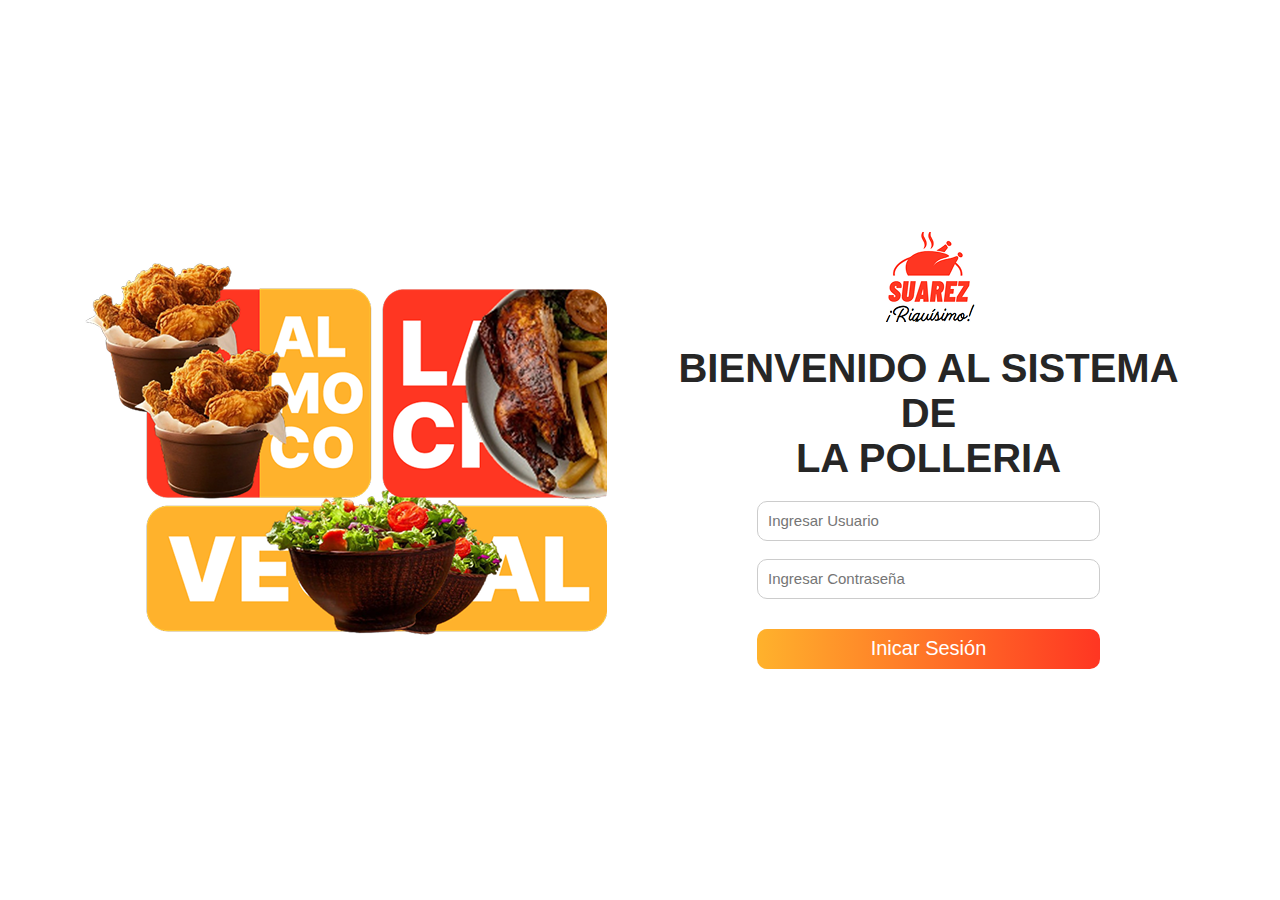
<file: index.html>
<!DOCTYPE html>
<html lang="es-pe">
<head>
    <meta charset="UTF-8">
    <meta name="viewport" content="width=device-width, initial-scale=1.0">
    <title>Login</title>
    <link rel="stylesheet" href="assets/css/index.css">
</head>
<body>
    <section class="login">
            <div class="banner">
                <img src="assets/img/banner.png" alt="banner">
            </div>
            <div class="form">
                <div class="form_logo">
                    <img src="assets/img/logo.png" alt="logo">
                </div>
                <div class="form_title">
                    <h1>BIENVENIDO AL SISTEMA DE <br> LA POLLERIA</h1>
                </div>
                <div class="form_campos">
                    <form action="" id="loginForm">
                        <section class="input_form">
                            <input type="text" placeholder="Ingresar Usuario">
                        </section><br>
                        <section class="input_form">
                            <input type="password" placeholder="Ingresar Contraseña">
                        </section>
                        <section class="input_submit">
                            <input type="submit" value="Inicar Sesión" id="btnIniciar">
                        </section>
                    </form>
                </div>
            </div>
    </section>
    <script>
        document.getElementById("loginForm").addEventListener("submit", function(event) {
            event.preventDefault(); // Detiene el envío del formulario
            window.location.href = "pages/dashboard.html"; // Redirige a la nueva página
        });
    </script>
</body>
</html>
</file>
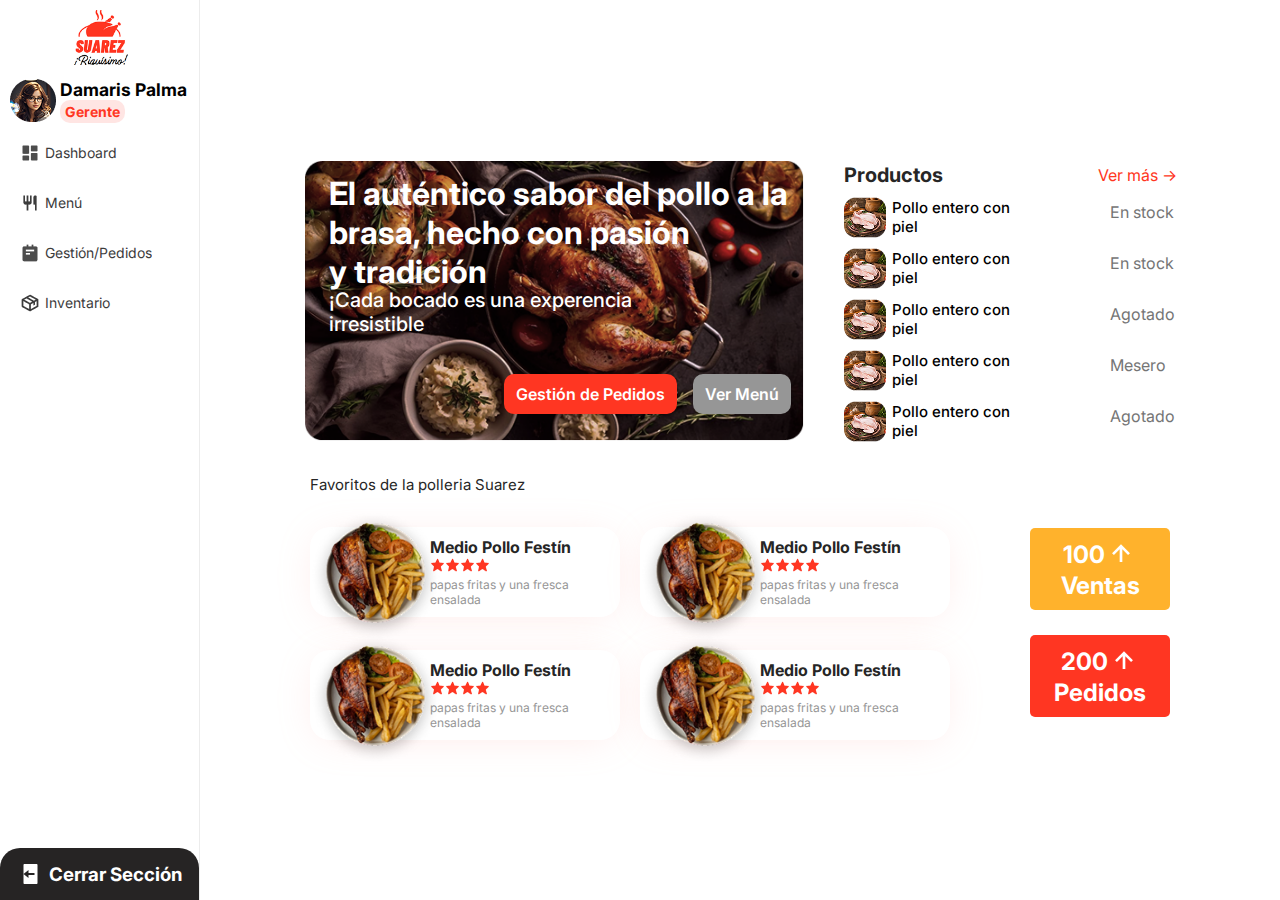
<file: pages/dashboard.html>
<!DOCTYPE html>
<html lang="es-pe">
<head>
    <meta charset="UTF-8">
    <meta name="viewport" content="width=device-width, initial-scale=1.0">
    <title>Dashboard</title>
    <link rel="stylesheet" href="../assets/css/global.css">
    <link rel="stylesheet" href="../assets/css/dashboard.css">
    <link rel="stylesheet" href="../assets/css/sidebar.css">
</head>

<body>
    <main>
        <section class="sidebar" id="sidebar">
        
        </section>

        <section class="nav-bar-mobile">
            <img src="../assets/img/logo.png" alt="Logo">
            <img class="icono-nav" id="mostrar-menu" src="../assets/img/bx-menu-alt-right.svg.png" alt="Menú">
        </section>
        
        <ul class="nav-links" id="nav-links">
            <li><a href="./dashboard.html">Dashboard</a></li>
            <li><a href="./menu.html">Menú</a></li>
            <li><a href="./gestion_de_pedidos.html">Gestión/Pedidos</a></li>
            <li><a href="./inventario.html">Inventario</a></li>
        </ul>
        
        

        <article class="contenido">
            <div class="dashboard-contenido-superior">
                <div class="dashboard-banner">
                    <img src="../assets/img/dashboard-banner.png" alt="dashboard-banner">
                    <h2>El auténtico sabor del pollo a la brasa, hecho con pasión <br> y tradición</h2>
                    <h3>¡Cada bocado es una experencia <br> irresistible</h3>
                    <div class="banner-botones">
                        <a href="../pages/gestion_de_pedidos.html" class="boton-pedidos">Gestión de Pedidos</a>
                        <a href="../pages/menu.html" class="boton-menu">Ver Menú</a>
                    </div>
                </div>
                <div class="dashboard-personal">
                    <div class="personal-titulo">
                        <h3>Productos</h3>
                        <a href="../pages/inventario.html">Ver más -></a>
                    </div>
                    <div class="personal-descripcion">
                        <div class="descripcion-nombre">
                            <img src="../assets/img/inventario/producto.png" alt="">
                            <h3>Pollo entero con <br> piel</h3>
                        </div>
                        <div class="descripcion-rol">
                            <p>En stock</p>
                        </div>
                    </div>
                    <div class="personal-descripcion">
                        <div class="descripcion-nombre">
                            <img src="../assets/img/inventario/producto.png" alt="">
                            <h3>Pollo entero con <br> piel</h3>
                        </div>
                        <div class="descripcion-rol">
                            <p>En stock</p>
                        </div>
                    </div>
                    <div class="personal-descripcion">
                        <div class="descripcion-nombre">
                            <img src="../assets/img/inventario/producto.png" alt="">
                            <h3>Pollo entero con <br> piel</h3>
                        </div>
                        <div class="descripcion-rol">
                            <p>Agotado</p>
                        </div>
                    </div>
                    <div class="personal-descripcion">
                        <div class="descripcion-nombre">
                            <img src="../assets/img/inventario/producto.png" alt="">
                            <h3>Pollo entero con <br> piel</h3>
                        </div>
                        <div class="descripcion-rol">
                            <p>Mesero</p>
                        </div>
                    </div>
                    <div class="personal-descripcion">
                        <div class="descripcion-nombre">
                            <img src="../assets/img/inventario/producto.png" alt="">
                            <h3>Pollo entero con <br> piel</h3>
                        </div>
                        <div class="descripcion-rol">
                            <p>Agotado</p>
                        </div>
                    </div>
                </div>
            </div>

            <div class="dashboard-contenido-inferior">
                <div class="dashboard-pedidos">
                    <h2>Favoritos de la polleria Suarez</h2>
                    <div class="pedidos">
                        <div class="pedidos-card">
                            <img class="img-pedidos" src="../assets/img/dashboard-pedido.png" alt="dashboard-pedido">
                            <div class="card-descripcion">
                                <h3>Medio Pollo Festín</h3>
                                <img src="../assets/img/estrellas.png" alt="estrellas">
                                <p>papas fritas y una fresca ensalada</p>
                            </div>
                        </div>
                        <div class="pedidos-card">
                            <img class="img-pedidos" src="../assets/img/dashboard-pedido.png" alt="dashboard-pedido">
                            <div class="card-descripcion">
                                <h3>Medio Pollo Festín</h3>
                                <img src="../assets/img/estrellas.png" alt="estrellas">
                                <p>papas fritas y una fresca ensalada</p>
                            </div>
                        </div>
                    </div>
                    <div class="pedidos">
                        <div class="pedidos-card">
                            <img class="img-pedidos" src="../assets/img/dashboard-pedido.png" alt="dashboard-pedido">
                            <div class="card-descripcion">
                                <h3>Medio Pollo Festín</h3>
                                <img src="../assets/img/estrellas.png" alt="estrellas">
                                <p>papas fritas y una fresca ensalada</p>
                            </div>
                        </div>
                        <div class="pedidos-card">
                            <img class="img-pedidos" src="../assets/img/dashboard-pedido.png" alt="dashboard-pedido">
                            <div class="card-descripcion">
                                <h3>Medio Pollo Festín</h3>
                                <img src="../assets/img/estrellas.png" alt="estrellas">
                                <p>papas fritas y una fresca ensalada</p>
                            </div>
                        </div>
                    </div>
                </div>
                <div class="dashboard-estadisticas">
                    <div class="estadisticas-ventas">
                        <div class="numeral">
                            <h2>100</h2>
                            <svg width="32" height="33" viewBox="0 0 32 33" fill="none"
                                xmlns="http://www.w3.org/2000/svg">
                                <path
                                    d="M14.6665 11.3086V24.0899H17.3331V11.3086L23.0571 17.0326L24.9425 15.1473L15.9998 6.20459L7.05713 15.1473L8.94246 17.0326L14.6665 11.3086Z"
                                    fill="white" />
                            </svg>
                        </div>
                        <h2>Ventas</h2>
                    </div>
                    <div class="estadisticas-pedidos">
                        <div class="numeral">
                            <h2>200</h2>
                            <svg width="32" height="33" viewBox="0 0 32 33" fill="none"
                                xmlns="http://www.w3.org/2000/svg">
                                <path
                                    d="M14.6665 11.3086V24.0899H17.3331V11.3086L23.0571 17.0326L24.9425 15.1473L15.9998 6.20459L7.05713 15.1473L8.94246 17.0326L14.6665 11.3086Z"
                                    fill="white" />
                            </svg>
                        </div>
                        <h2>Pedidos</h2>
                    </div>
                </div>
            </div>
        </article>
    </main>
    <script src="../assets/js/mostrar_menu.js"></script>
    <script type="module" src="../javascript/render_sidebar.js"></script>
    <script type="module" src="../javascript/render_enlaces.js"></script>
</body>

</html>
</file>
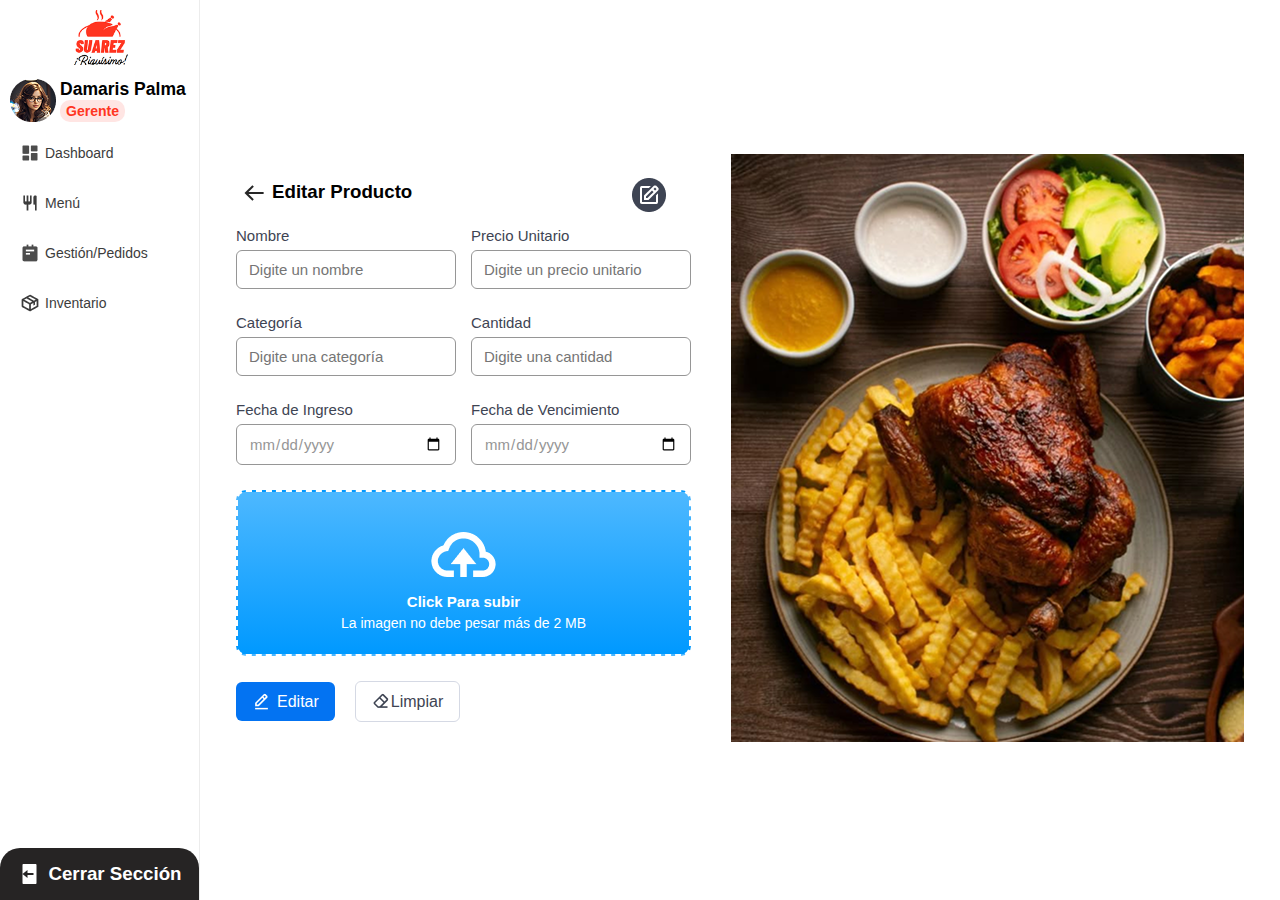
<file: pages/editar.html>
<!DOCTYPE html>
<html lang="es-pe">
<head>
    <meta charset="UTF-8">
    <meta name="viewport" content="width=device-width, initial-scale=1.0">
    <title>Registrar producto</title>
    <link rel="stylesheet" href="../assets/css/sidebar.css">
    <link rel="stylesheet" href="../assets/css/global.css">
    <link rel="stylesheet" href="../assets/css/registrar.css">
</head>
<body>
    <main>
        <aside class="sidebar" id="sidebar">

        </aside>
        <article class="contenido-registrar">
            <section class="contenido-formulario">
                <div class="registrar-titulo">
                    <div class="nombre">
                        <a href="../pages/inventario.html"><img src="../assets/img/registrar/bx-arrow-back.svg.png" alt=""></a>
                        <h3>Editar Producto</h3>
                    </div>
                    <img src="../assets/img/editar/icono-editar.png" alt="">
                </div>
                <div class="registrar-formulario">
                    <div class="campos">
                        <div>
                            <label for="">Nombre</label><br>
                            <input type="text" placeholder="Digite un nombre">
                        </div>
                        <div>
                            <label for="">Precio Unitario</label><br>
                            <input type="text" placeholder="Digite un precio unitario">
                        </div>
                    </div>
                    <div class="campos">
                        <div>
                            <label for="">Categoría</label><br>
                            <input type="text" placeholder="Digite una categoría">
                        </div>
                        <div>
                            <label for="">Cantidad</label><br>
                            <input type="text" placeholder="Digite una cantidad">
                        </div>
                    </div>
                    <div class="campos">
                        <div>
                            <label for="">Fecha de Ingreso</label><br>
                            <input type="date">
                        </div>
                        <div>
                            <label for="">Fecha de Vencimiento</label><br>
                            <input type="date">
                        </div>
                    </div>
                    <div class="contenedor-imagen">
                        <img src="../assets/img/registrar/bx-cloud-upload.svg.png" alt="">
                        <label for="imagen">Click Para subir</label>
                        <input type="file" id="imagen" name="imagen" accept="image/*" required>
                        <p>La imagen no debe pesar más de 2 MB</p>
                    </div>
                    <div class="contenedor-btn">
                        <div class="editar">
                            <img src="../assets/img/editar/bx-edit-alt.svg.png" alt="">
                            <a href="" id="abrir-modal">Editar</a>
                        </div>
                        <div class="limpiar">
                            <img src="../assets/img/registrar/bx-eraser.svg.png" alt="">
                            <a href="">Limpiar</a>
                        </div>

                        <!-- El Modal -->
                        <div id="miModal" class="modal">
                            <div class="modal-contenido">
                                <div class="modal-titulo">
                                    <img src="../assets/img/editar/icono-editar.png" alt="">
                                    <h2>Editar Producto</h2>
                                </div>
                                <p>¿Seguro que desea editar este producto del inventario?</p>
                                <div class="modal-btn">
                                    <div class="actualizar">
                                        <a href="../pages/inventario.html">Actualizar</a>
                                    </div>
                                    <div class="eliminar">
                                        <a href="" class="eliminar">Eliminar</a>
                                    </div>
                                </div>
                            </div>
                        </div>
                    </div>
                    
                </div>
            </section>
            <section class="imagen-registrar">
                <img src="../assets/img/registrar/registrar.png" alt="">
            </section>
        </article>
    </main>

    <script src="../javascript/modal/modal_hostorial.js"></script>
    <script type="module" src="../javascript/render_sidebar.js"></script>
    <script type="module" src="../javascript/render_enlaces.js"></script>
</body>
</html>
</file>
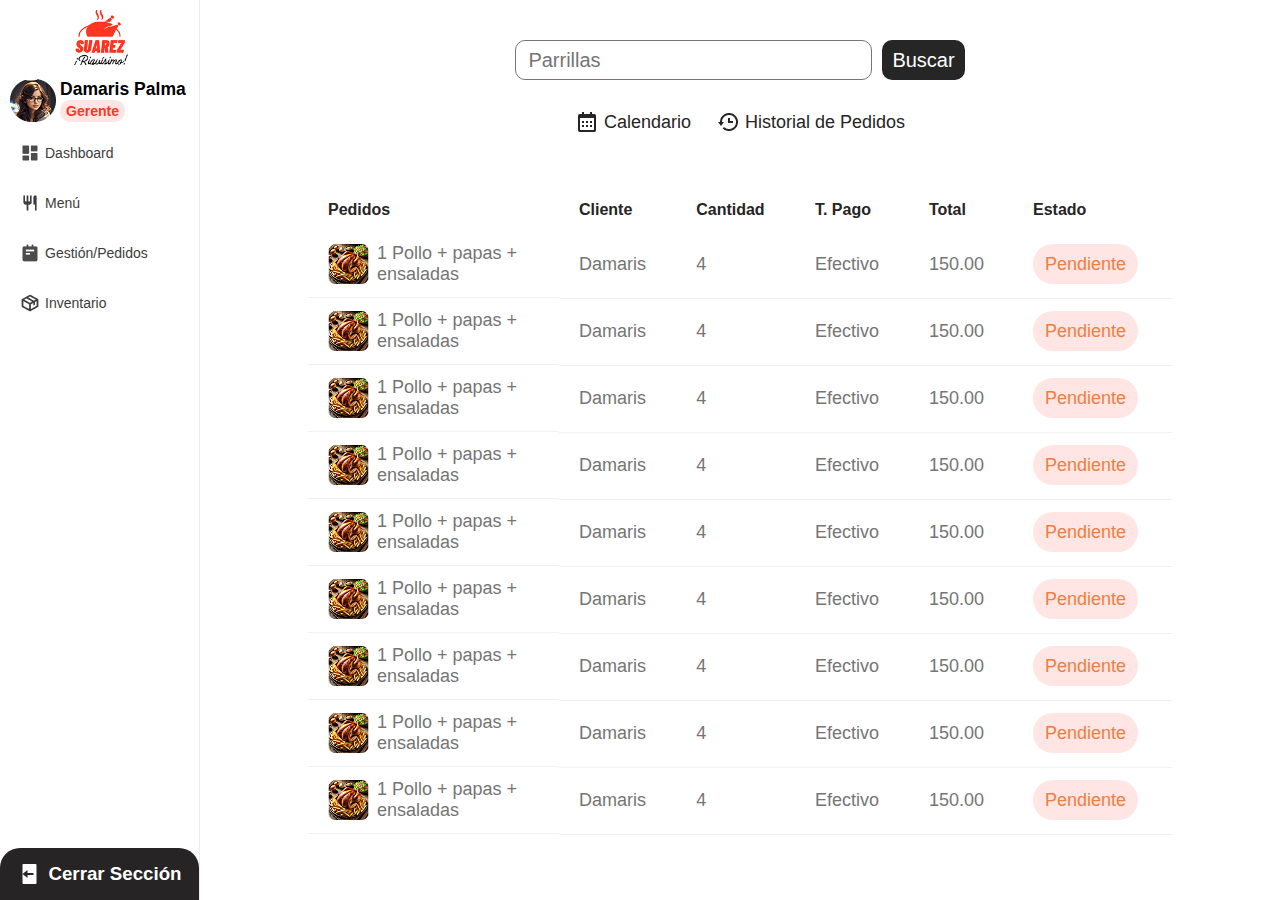
<file: pages/gestion_de_pedidos.html>
<!DOCTYPE html>
<html lang="es-pe">

<head>
    <meta charset="UTF-8">
    <meta name="viewport" content="width=device-width, initial-scale=1.0">
    <title>Gestión de Pedidos</title>
    <link rel="stylesheet" href="../assets/css/sidebar.css">
    <link rel="stylesheet" href="../assets/css/global.css">
    <link rel="stylesheet" href="../assets/css/gestion_de_pedidos.css">
</head>

<body>
    <main>
        <aside class="sidebar" id="sidebar">

        </aside>

        <section class="nav-bar-mobile">
            <img src="../assets/img/logo.png" alt="Logo">
            <img class="icono-nav" id="mostrar-menu" src="../assets/img/bx-menu-alt-right.svg.png" alt="Menú">
        </section>
        
        <ul class="nav-links" id="nav-links">
            <li><a href="./dashboard.html">Dashboard</a></li>
            <li><a href="./menu.html">Menú</a></li>
            <li><a href="./gestion_de_pedidos.html">Gestión/Pedidos</a></li>
            <li><a href="./inventario.html">Inventario</a></li>
        </ul>

        <article class="contenido">
            <section class="contenido-buscar">
                <input type="text" placeholder="Parrillas">
                <button>Buscar</button>
            </section>
            <section class="contenido-icons">
                <div class="icons">
                    <img src="../assets/img/gestion/bx-calendar.svg.png" alt="calendar">
                    <a href="">Calendario</a>
                </div>
                <div class="icons">
                    <img src="../assets/img/gestion/bx-history.svg.png" alt="history">
                    <a href="" id="abrir-modal">Historial de Pedidos</a>
                </div>
                <!-- El Modal -->
                <div id="miModal" class="modal">
                    <div class="modal-contenido">
                        <span class="cerrar">&times;</span>
                        <div class="modal-titulo">
                            <img src="../assets/img/bxs-bowl-rice.svg.png" alt="">
                            <h2>Historial de Pedidos</h2>
                        </div>
                        <div class="modal-pedidos">
                            <div class="pedidos">
                                <p>10</p>
                                <p>Entregados</p>
                                <img src="../assets/img/gestion/entregado.png" alt="">
                            </div>
                            <div class="pedidos">
                                <p>15</p>
                                <p>Pendientes</p>
                                <img src="../assets/img/gestion/pendiente.png" alt="">
                            </div>
                            <div class="pedidos">
                                <p>13</p>
                                <p>Preparación</p>
                                <img src="../assets/img/gestion/preparacion.png" alt="">
                            </div>
                            <div class="pedidos">
                                <p>20</p>
                                <p>Disponible</p>
                                <img src="../assets/img/gestion/disponible.png" alt="">
                            </div>
                        </div>
                    </div>
                </div>
            </section>
            <table class="contenido-table">
                <thead>
                    <tr>
                        <th>Pedidos</th>
                        <th class="th-ocultar">Cliente</th>
                        <th>Cantidad</th>
                        <th class="th-ocultar">T. Pago</th>
                        <th class="th-ocultar">Total</th>
                        <th>Estado</th>
                    </tr>
                </thead>
                <tbody>
                    <tr>
                        <td class="td-pedido">
                            <img src="../assets/img/gestion/pollo.png" alt="pollo">
                            <p>1 Pollo + papas + <br> ensaladas</p>
                        </td>
                        <td class="th-ocultar">Damaris</td>
                        <td>4</td>
                        <td class="th-ocultar">Efectivo</td>
                        <td class="th-ocultar">150.00</td>
                        <td><span class="td-pendiente">Pendiente</span></td>
                    </tr>
                    <tr>
                        <td class="td-pedido">
                            <img src="../assets/img/gestion/pollo.png" alt="pollo">
                            <p>1 Pollo + papas + <br> ensaladas</p>
                        </td>
                        <td class="th-ocultar">Damaris</td>
                        <td>4</td>
                        <td class="th-ocultar">Efectivo</td>
                        <td class="th-ocultar">150.00</td>
                        <td><span class="td-pendiente">Pendiente</span></td>
                    </tr>
                    <tr>
                        <td class="td-pedido">
                            <img src="../assets/img/gestion/pollo.png" alt="pollo">
                            <p>1 Pollo + papas + <br> ensaladas</p>
                        </td>
                        <td class="th-ocultar">Damaris</td>
                        <td>4</td>
                        <td class="th-ocultar">Efectivo</td>
                        <td class="th-ocultar">150.00</td>
                        <td><span class="td-pendiente">Pendiente</span></td>
                    </tr>
                    <tr>
                        <td class="td-pedido">
                            <img src="../assets/img/gestion/pollo.png" alt="pollo">
                            <p>1 Pollo + papas + <br> ensaladas</p>
                        </td>
                        <td class="th-ocultar">Damaris</td>
                        <td>4</td>
                        <td class="th-ocultar">Efectivo</td>
                        <td class="th-ocultar">150.00</td>
                        <td><span class="td-pendiente">Pendiente</span></td>
                    </tr>
                    <tr>
                        <td class="td-pedido">
                            <img src="../assets/img/gestion/pollo.png" alt="pollo">
                            <p>1 Pollo + papas + <br> ensaladas</p>
                        </td>
                        <td class="th-ocultar">Damaris</td>
                        <td>4</td>
                        <td class="th-ocultar">Efectivo</td>
                        <td class="th-ocultar">150.00</td>
                        <td><span class="td-pendiente">Pendiente</span></td>
                    </tr>
                    <tr>
                        <td class="td-pedido">
                            <img src="../assets/img/gestion/pollo.png" alt="pollo">
                            <p>1 Pollo + papas + <br> ensaladas</p>
                        </td>
                        <td class="th-ocultar">Damaris</td>
                        <td>4</td>
                        <td class="th-ocultar">Efectivo</td>
                        <td class="th-ocultar">150.00</td>
                        <td><span class="td-pendiente">Pendiente</span></td>
                    </tr>
                    <tr>
                        <td class="td-pedido">
                            <img src="../assets/img/gestion/pollo.png" alt="pollo">
                            <p>1 Pollo + papas + <br> ensaladas</p>
                        </td>
                        <td class="th-ocultar">Damaris</td>
                        <td>4</td>
                        <td class="th-ocultar">Efectivo</td>
                        <td class="th-ocultar">150.00</td>
                        <td><span class="td-pendiente">Pendiente</span></td>
                    </tr>
                    <tr>
                        <td class="td-pedido">
                            <img src="../assets/img/gestion/pollo.png" alt="pollo">
                            <p>1 Pollo + papas + <br> ensaladas</p>
                        </td>
                        <td class="th-ocultar">Damaris</td>
                        <td>4</td>
                        <td class="th-ocultar">Efectivo</td>
                        <td class="th-ocultar">150.00</td>
                        <td><span class="td-pendiente">Pendiente</span></td>
                    </tr>
                    <tr>
                        <td class="td-pedido">
                            <img src="../assets/img/gestion/pollo.png" alt="pollo">
                            <p>1 Pollo + papas + <br> ensaladas</p>
                        </td>
                        <td class="th-ocultar">Damaris</td>
                        <td>4</td>
                        <td class="th-ocultar">Efectivo</td>
                        <td class="th-ocultar">150.00</td>
                        <td><span class="td-pendiente">Pendiente</span></td>
                    </tr>
                </tbody>
            </table>
        </article>
    </main>

    <script src="../assets/js/mostrar_menu.js"></script>
    <script src="../javascript/modal/modal_hostorial.js"></script>
    <script type="module" src="../javascript/render_sidebar.js"></script>
    <script type="module" src="../javascript/render_enlaces.js"></script>
</body>

</html>
</file>
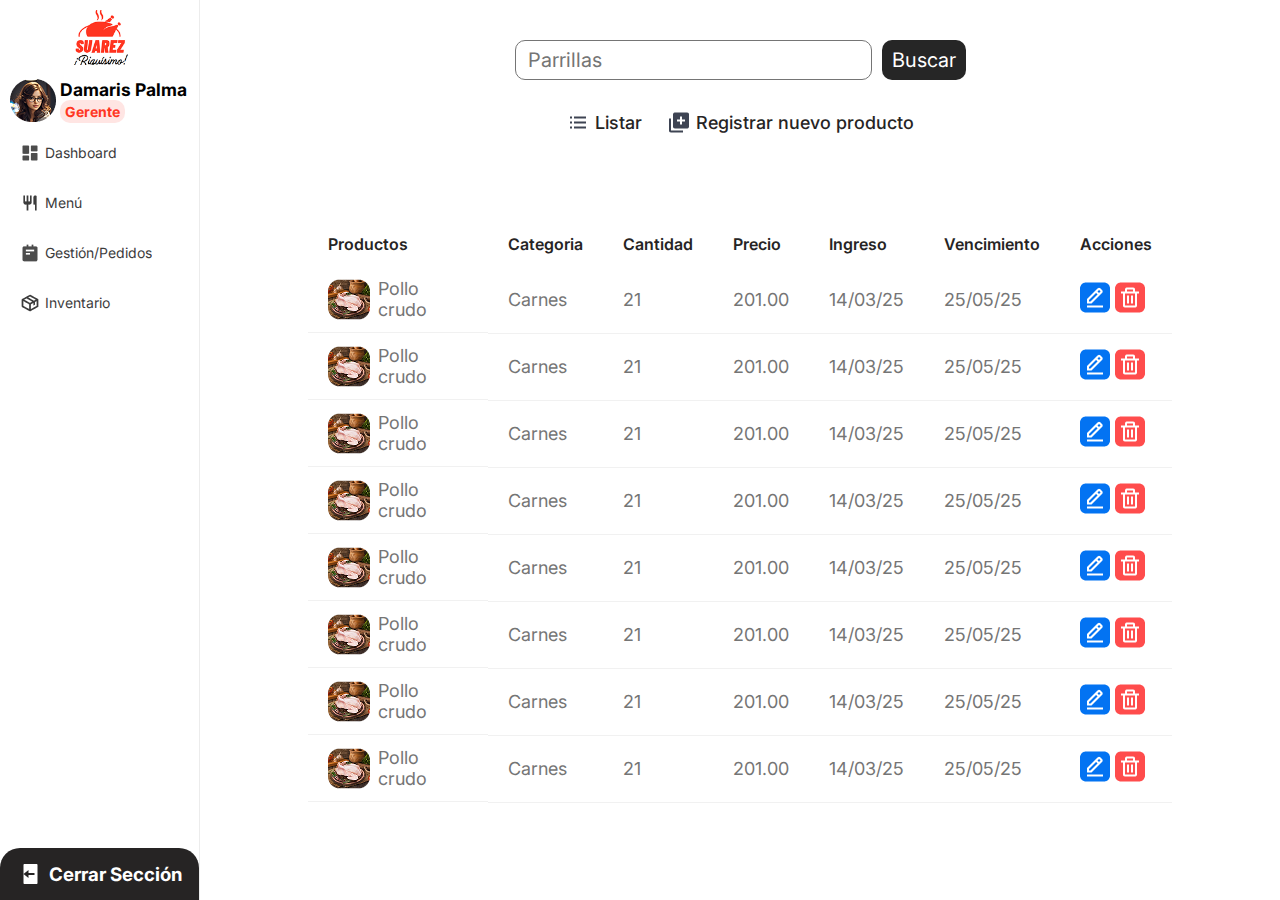
<file: pages/inventario.html>
<!DOCTYPE html>
<html lang="es-pe">
<head>
    <meta charset="UTF-8">
    <meta name="viewport" content="width=device-width, initial-scale=1.0">
    <title>Inventario</title>
    <link rel="stylesheet" href="../assets/css/global.css">
    <link rel="stylesheet" href="../assets/css/sidebar.css">
    <link rel="stylesheet" href="../assets/css/inventario.css">
</head>
<body>
    <main>
        <aside class="sidebar" id="sidebar">

        </aside>

        <section class="nav-bar-mobile">
            <img src="../assets/img/logo.png" alt="Logo">
            <img class="icono-nav" id="mostrar-menu" src="../assets/img/bx-menu-alt-right.svg.png" alt="Menú">
        </section>
        
        <ul class="nav-links" id="nav-links">
            <li><a href="./dashboard.html">Dashboard</a></li>
            <li><a href="./menu.html">Menú</a></li>
            <li><a href="./gestion_de_pedidos.html">Gestión/Pedidos</a></li>
            <li><a href="./inventario.html">Inventario</a></li>
        </ul>

        <article class="contenido">
            <section class="contenido-buscar">
                <input type="text" placeholder="Parrillas">
                <button>Buscar</button>
            </section>
            <section class="contenido-icons">
                <div class="icons">
                    <img src="../assets/img/inventario/bx-list-ul.svg.png" alt="calendar">
                    <a href="">Listar</a>
                </div>
                <div class="icons">
                    <img src="../assets/img/inventario/bxs-add-to-queue.svg.png" alt="history">
                    <a href="./registrar.html" id="abrir-modal">Registrar nuevo producto</a>
                </div>
            </section>
            <table class="contenido-table">
                <thead>
                    <tr>
                        <th>Productos</th>
                        <th class="th-ocultar">Categoria</th>
                        <th>Cantidad</th>
                        <th class="th-ocultar">Precio</th>
                        <th class="th-ocultar">Ingreso</th>
                        <th class="th-ocultar">Vencimiento</th>
                        <th>Acciones</th>
                    </tr>
                </thead>
                <tbody>
                    <tr>
                        <td class="td-pedido">
                            <img src="../assets/img/inventario/producto.png" alt="pollo">
                            <p>Pollo crudo</p>
                        </td>
                        <td class="th-ocultar">Carnes</td>
                        <td>21</td>
                        <td class="th-ocultar">201.00</td>
                        <td class="th-ocultar">14/03/25</td>
                        <td class="th-ocultar">25/05/25</td>
                        <td>
                            <a href="./editar.html"><img src="../assets/img/inventario/editar.png" alt=""></a>
                            <img src="../assets/img/inventario/eliminar.png" alt="">
                        </td>
                    </tr>
                    <tr>
                        <td class="td-pedido">
                            <img src="../assets/img/inventario/producto.png" alt="pollo">
                            <p>Pollo crudo</p>
                        </td>
                        <td class="th-ocultar">Carnes</td>
                        <td>21</td>
                        <td class="th-ocultar">201.00</td>
                        <td class="th-ocultar">14/03/25</td>
                        <td class="th-ocultar">25/05/25</td>
                        <td>
                            <a href="./editar.html"><img src="../assets/img/inventario/editar.png" alt=""></a>
                            <img src="../assets/img/inventario/eliminar.png" alt="">
                        </td>
                    </tr>
                    <tr>
                        <td class="td-pedido">
                            <img src="../assets/img/inventario/producto.png" alt="pollo">
                            <p>Pollo crudo</p>
                        </td>
                        <td class="th-ocultar">Carnes</td>
                        <td>21</td>
                        <td class="th-ocultar">201.00</td>
                        <td class="th-ocultar">14/03/25</td>
                        <td class="th-ocultar">25/05/25</td>
                        <td>
                            <a href="./editar.html"><img src="../assets/img/inventario/editar.png" alt=""></a>
                            <img src="../assets/img/inventario/eliminar.png" alt="">
                        </td>
                    </tr>
                    <tr>
                        <td class="td-pedido">
                            <img src="../assets/img/inventario/producto.png" alt="pollo">
                            <p>Pollo crudo</p>
                        </td>
                        <td class="th-ocultar">Carnes</td>
                        <td>21</td>
                        <td class="th-ocultar">201.00</td>
                        <td class="th-ocultar">14/03/25</td>
                        <td class="th-ocultar">25/05/25</td>
                        <td>
                            <a href="./editar.html"><img src="../assets/img/inventario/editar.png" alt=""></a>
                            <img src="../assets/img/inventario/eliminar.png" alt="">
                        </td>
                    </tr>
                    <tr>
                        <td class="td-pedido">
                            <img src="../assets/img/inventario/producto.png" alt="pollo">
                            <p>Pollo crudo</p>
                        </td>
                        <td class="th-ocultar">Carnes</td>
                        <td>21</td>
                        <td class="th-ocultar">201.00</td>
                        <td class="th-ocultar">14/03/25</td>
                        <td class="th-ocultar">25/05/25</td>
                        <td>
                            <a href="./editar.html"><img src="../assets/img/inventario/editar.png" alt=""></a>
                            <img src="../assets/img/inventario/eliminar.png" alt="">
                        </td>
                    </tr>
                    <tr>
                        <td class="td-pedido">
                            <img src="../assets/img/inventario/producto.png" alt="pollo">
                            <p>Pollo crudo</p>
                        </td>
                        <td class="th-ocultar">Carnes</td>
                        <td>21</td>
                        <td class="th-ocultar">201.00</td>
                        <td class="th-ocultar">14/03/25</td>
                        <td class="th-ocultar">25/05/25</td>
                        <td>
                            <a href="./editar.html"><img src="../assets/img/inventario/editar.png" alt=""></a>
                            <img src="../assets/img/inventario/eliminar.png" alt="">
                        </td>
                    </tr>
                    <tr>
                        <td class="td-pedido">
                            <img src="../assets/img/inventario/producto.png" alt="pollo">
                            <p>Pollo crudo</p>
                        </td>
                        <td class="th-ocultar">Carnes</td>
                        <td>21</td>
                        <td class="th-ocultar">201.00</td>
                        <td class="th-ocultar">14/03/25</td>
                        <td class="th-ocultar">25/05/25</td>
                        <td>
                            <a href="./editar.html"><img src="../assets/img/inventario/editar.png" alt=""></a>
                            <img src="../assets/img/inventario/eliminar.png" alt="">
                        </td>
                    </tr>
                    <tr>
                        <td class="td-pedido">
                            <img src="../assets/img/inventario/producto.png" alt="pollo">
                            <p>Pollo crudo</p>
                        </td>
                        <td class="th-ocultar">Carnes</td>
                        <td>21</td>
                        <td class="th-ocultar">201.00</td>
                        <td class="th-ocultar">14/03/25</td>
                        <td class="th-ocultar">25/05/25</td>
                        <td>
                            <a href="./editar.html"><img src="../assets/img/inventario/editar.png" alt=""></a>
                            <img src="../assets/img/inventario/eliminar.png" alt="">
                        </td>
                    </tr>
                </tbody>
            </table>
        </article>
    </main>

    <script src="../assets/js/mostrar_menu.js"></script>
    <script type="module" src="../javascript/render_sidebar.js"></script>
    <script type="module" src="../javascript/render_enlaces.js"></script>
</body>
</html>
</file>
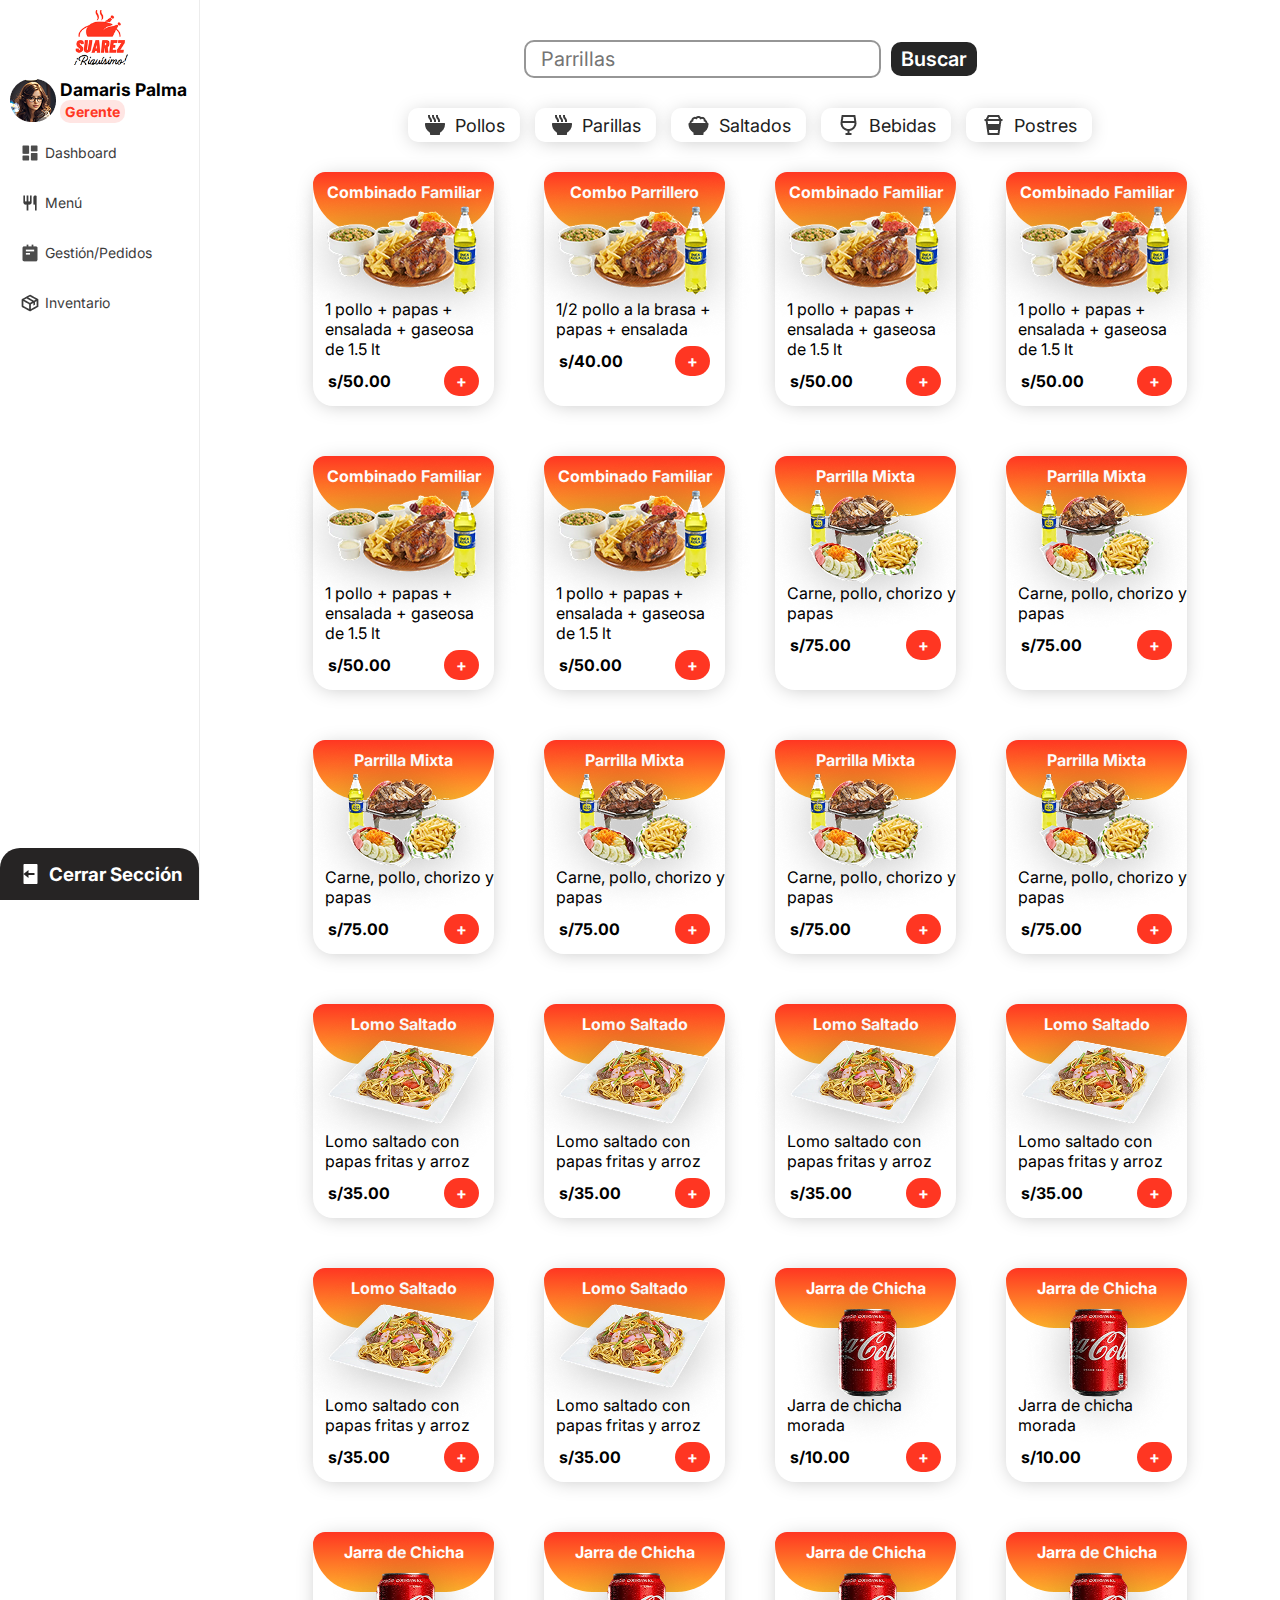
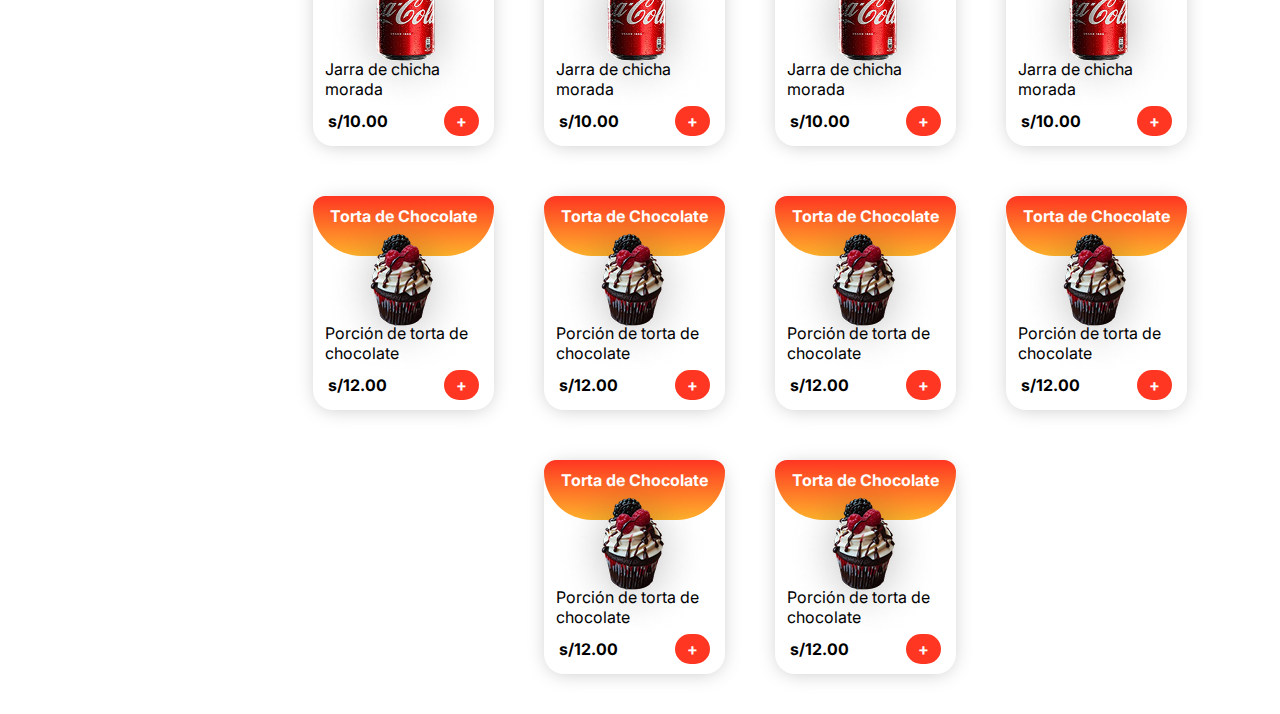
<file: pages/menu.html>
<!DOCTYPE html>
<html lang="en">
<head>
    <meta charset="UTF-8">
    <meta name="viewport" content="width=device-width, initial-scale=1.0">
    <title>Menú</title>
    <link rel="stylesheet" href="../assets/css/global.css">
    <link rel="stylesheet" href="../assets/css/menu.css">
    <link rel="stylesheet" href="../assets/css/sidebar.css">
</head>
<body>
    <main>
        <section class="sidebar" id="sidebar">
            
        </section>

        <section class="nav-bar-mobile">
            <img src="../assets/img/logo.png" alt="Logo">
            <img class="icono-nav" id="mostrar-menu" src="../assets/img/bx-menu-alt-right.svg.png" alt="Menú">
        </section>
        
        <ul class="nav-links" id="nav-links">
            <li><a href="./dashboard.html">Dashboard</a></li>
            <li><a href="./menu.html">Menú</a></li>
            <li><a href="./gestion_de_pedidos.html">Gestión/Pedidos</a></li>
            <li><a href="./inventario.html">Inventario</a></li>
        </ul>

        <article class="contenido">
            <div class="contenido-buscar">
                <input type="text" placeholder="Parrillas">
                <button>Buscar</button>
            </div>
    
            <div class="contenido-categorias">
                <article class="categoria" data-categoria="pollos">
                    <img src="../assets/img/bxs-bowl-hot.svg.png" alt="">
                    <p>Pollos</p>
                </article>
                <article class="categoria" data-categoria="parillas">
                    <img src="../assets/img/bxs-bowl-hot.svg.png" alt="">
                    <p>Parillas</p>
                </article>
                <article class="categoria" data-categoria="saltados">
                    <img src="../assets/img/bxs-bowl-rice.svg.png" alt="">
                    <p>Saltados</p>
                </article>
                <article class="categoria" data-categoria="bebidas">
                    <img src="../assets/img/bx-wine.svg.png" alt="">
                    <p>Bebidas</p>
                </article>
                <article class="categoria" data-categoria="postres">
                    <img src="../assets/img/bx-coffee-togo.svg.png" alt="">
                    <p>Postres</p>
                </article>
            </div>
            
    
            <div class="contenido-cards">
                <article class="cards" data-categoria="pollos">
                    <h3>Combinado Familiar</h3>
                    <img class="cards-pollos" src="../assets/img/pollo.png" alt="">
                    <p>1 pollo + papas + ensalada + gaseosa de 1.5 lt</p>
                    <div class="cards-datos">
                        <h2>s/50.00</h2>
                        <h4>+</h4>
                    </div>
                </article>
                <article class="cards" data-categoria="pollos">
                    <h3>Combo Parrillero</h3>
                    <img class="cards-pollos" src="../assets/img/pollo.png" alt="">
                    <p>1/2 pollo a la brasa + papas + ensalada</p>
                    <div class="cards-datos">
                        <h2>s/40.00</h2>
                        <h4>+</h4>
                    </div>
                </article>
                <article class="cards" data-categoria="pollos">
                    <h3>Combinado Familiar</h3>
                    <img class="cards-pollos" src="../assets/img/pollo.png" alt="">
                    <p>1 pollo + papas + ensalada + gaseosa de 1.5 lt</p>
                    <div class="cards-datos">
                        <h2>s/50.00</h2>
                        <h4>+</h4>
                    </div>
                </article>
                <article class="cards" data-categoria="pollos">
                    <h3>Combinado Familiar</h3>
                    <img class="cards-pollos" src="../assets/img/pollo.png" alt="">
                    <p>1 pollo + papas + ensalada + gaseosa de 1.5 lt</p>
                    <div class="cards-datos">
                        <h2>s/50.00</h2>
                        <h4>+</h4>
                    </div>
                </article>
                <article class="cards" data-categoria="pollos">
                    <h3>Combinado Familiar</h3>
                    <img class="cards-pollos" src="../assets/img/pollo.png" alt="">
                    <p>1 pollo + papas + ensalada + gaseosa de 1.5 lt</p>
                    <div class="cards-datos">
                        <h2>s/50.00</h2>
                        <h4>+</h4>
                    </div>
                </article>
                <article class="cards" data-categoria="pollos">
                    <h3>Combinado Familiar</h3>
                    <img class="cards-pollos" src="../assets/img/pollo.png" alt="">
                    <p>1 pollo + papas + ensalada + gaseosa de 1.5 lt</p>
                    <div class="cards-datos">
                        <h2>s/50.00</h2>
                        <h4>+</h4>
                    </div>
                </article>
                <article class="cards" data-categoria="parillas">
                    <h3>Parrilla Mixta</h3>
                    <img class="cards-parrillas" src="../assets/img/menu/parrillas-menu.png" alt="">
                    <p>Carne, pollo, chorizo y papas</p>
                    <div class="cards-datos">
                        <h2>s/75.00</h2>
                        <h4>+</h4>
                    </div>
                </article>
                <article class="cards" data-categoria="parillas">
                    <h3>Parrilla Mixta</h3>
                    <img class="cards-parrillas" src="../assets/img/menu/parrillas-menu.png" alt="">
                    <p>Carne, pollo, chorizo y papas</p>
                    <div class="cards-datos">
                        <h2>s/75.00</h2>
                        <h4>+</h4>
                    </div>
                </article>
                <article class="cards" data-categoria="parillas">
                    <h3>Parrilla Mixta</h3>
                    <img class="cards-parrillas" src="../assets/img/menu/parrillas-menu.png" alt="">
                    <p>Carne, pollo, chorizo y papas</p>
                    <div class="cards-datos">
                        <h2>s/75.00</h2>
                        <h4>+</h4>
                    </div>
                </article>
                <article class="cards" data-categoria="parillas">
                    <h3>Parrilla Mixta</h3>
                    <img class="cards-parrillas" src="../assets/img/menu/parrillas-menu.png" alt="">
                    <p>Carne, pollo, chorizo y papas</p>
                    <div class="cards-datos">
                        <h2>s/75.00</h2>
                        <h4>+</h4>
                    </div>
                </article>
                <article class="cards" data-categoria="parillas">
                    <h3>Parrilla Mixta</h3>
                    <img class="cards-parrillas" src="../assets/img/menu/parrillas-menu.png" alt="">
                    <p>Carne, pollo, chorizo y papas</p>
                    <div class="cards-datos">
                        <h2>s/75.00</h2>
                        <h4>+</h4>
                    </div>
                </article>
                <article class="cards" data-categoria="parillas">
                    <h3>Parrilla Mixta</h3>
                    <img class="cards-parrillas" src="../assets/img/menu/parrillas-menu.png" alt="">
                    <p>Carne, pollo, chorizo y papas</p>
                    <div class="cards-datos">
                        <h2>s/75.00</h2>
                        <h4>+</h4>
                    </div>
                </article>
                <article class="cards" data-categoria="saltados">
                    <h3>Lomo Saltado</h3>
                    <img class="cards-saltados" src="../assets/img/menu/saltados.png" alt="">
                    <p>Lomo saltado con papas fritas y arroz</p>
                    <div class="cards-datos">
                        <h2>s/35.00</h2>
                        <h4>+</h4>
                    </div>
                </article>
                <article class="cards" data-categoria="saltados">
                    <h3>Lomo Saltado</h3>
                    <img class="cards-saltados" src="../assets/img/menu/saltados.png" alt="">
                    <p>Lomo saltado con papas fritas y arroz</p>
                    <div class="cards-datos">
                        <h2>s/35.00</h2>
                        <h4>+</h4>
                    </div>
                </article>
                <article class="cards" data-categoria="saltados">
                    <h3>Lomo Saltado</h3>
                    <img class="cards-saltados" src="../assets/img/menu/saltados.png" alt="">
                    <p>Lomo saltado con papas fritas y arroz</p>
                    <div class="cards-datos">
                        <h2>s/35.00</h2>
                        <h4>+</h4>
                    </div>
                </article>
                <article class="cards" data-categoria="saltados">
                    <h3>Lomo Saltado</h3>
                    <img class="cards-saltados" src="../assets/img/menu/saltados.png" alt="">
                    <p>Lomo saltado con papas fritas y arroz</p>
                    <div class="cards-datos">
                        <h2>s/35.00</h2>
                        <h4>+</h4>
                    </div>
                </article>
                <article class="cards" data-categoria="saltados">
                    <h3>Lomo Saltado</h3>
                    <img class="cards-saltados" src="../assets/img/menu/saltados.png" alt="">
                    <p>Lomo saltado con papas fritas y arroz</p>
                    <div class="cards-datos">
                        <h2>s/35.00</h2>
                        <h4>+</h4>
                    </div>
                </article>
                <article class="cards" data-categoria="saltados">
                    <h3>Lomo Saltado</h3>
                    <img class="cards-saltados" src="../assets/img/menu/saltados.png" alt="">
                    <p>Lomo saltado con papas fritas y arroz</p>
                    <div class="cards-datos">
                        <h2>s/35.00</h2>
                        <h4>+</h4>
                    </div>
                </article>
                <article class="cards" data-categoria="bebidas">
                    <h3>Jarra de Chicha</h3>
                    <img class="cards-bebidas" src="../assets/img/menu/bebidas.png" alt="">
                    <p>Jarra de chicha morada</p>
                    <div class="cards-datos">
                        <h2>s/10.00</h2>
                        <h4>+</h4>
                    </div>
                </article>
                <article class="cards" data-categoria="bebidas">
                    <h3>Jarra de Chicha</h3>
                    <img class="cards-bebidas" src="../assets/img/menu/bebidas.png" alt="">
                    <p>Jarra de chicha morada</p>
                    <div class="cards-datos">
                        <h2>s/10.00</h2>
                        <h4>+</h4>
                    </div>
                </article>
                <article class="cards" data-categoria="bebidas">
                    <h3>Jarra de Chicha</h3>
                    <img class="cards-bebidas" src="../assets/img/menu/bebidas.png" alt="">
                    <p>Jarra de chicha morada</p>
                    <div class="cards-datos">
                        <h2>s/10.00</h2>
                        <h4>+</h4>
                    </div>
                </article>
                <article class="cards" data-categoria="bebidas">
                    <h3>Jarra de Chicha</h3>
                    <img class="cards-bebidas" src="../assets/img/menu/bebidas.png" alt="">
                    <p>Jarra de chicha morada</p>
                    <div class="cards-datos">
                        <h2>s/10.00</h2>
                        <h4>+</h4>
                    </div>
                </article>
                <article class="cards" data-categoria="bebidas">
                    <h3>Jarra de Chicha</h3>
                    <img class="cards-bebidas" src="../assets/img/menu/bebidas.png" alt="">
                    <p>Jarra de chicha morada</p>
                    <div class="cards-datos">
                        <h2>s/10.00</h2>
                        <h4>+</h4>
                    </div>
                </article>
                <article class="cards" data-categoria="bebidas">
                    <h3>Jarra de Chicha</h3>
                    <img class="cards-bebidas" src="../assets/img/menu/bebidas.png" alt="">
                    <p>Jarra de chicha morada</p>
                    <div class="cards-datos">
                        <h2>s/10.00</h2>
                        <h4>+</h4>
                    </div>
                </article>
                <article class="cards" data-categoria="postres">
                    <h3>Torta de Chocolate</h3>
                    <img class="cards-postres" src="../assets/img/menu/postres-menu.png" alt="">
                    <p>Porción de torta de chocolate</p>
                    <div class="cards-datos">
                        <h2>s/12.00</h2>
                        <h4>+</h4>
                    </div>
                </article>
                <article class="cards" data-categoria="postres">
                    <h3>Torta de Chocolate</h3>
                    <img class="cards-postres" src="../assets/img/menu/postres-menu.png" alt="">
                    <p>Porción de torta de chocolate</p>
                    <div class="cards-datos">
                        <h2>s/12.00</h2>
                        <h4>+</h4>
                    </div>
                </article>
                <article class="cards" data-categoria="postres">
                    <h3>Torta de Chocolate</h3>
                    <img class="cards-postres" src="../assets/img/menu/postres-menu.png" alt="">
                    <p>Porción de torta de chocolate</p>
                    <div class="cards-datos">
                        <h2>s/12.00</h2>
                        <h4>+</h4>
                    </div>
                </article>
                <article class="cards" data-categoria="postres">
                    <h3>Torta de Chocolate</h3>
                    <img class="cards-postres" src="../assets/img/menu/postres-menu.png" alt="">
                    <p>Porción de torta de chocolate</p>
                    <div class="cards-datos">
                        <h2>s/12.00</h2>
                        <h4>+</h4>
                    </div>
                </article>
                <article class="cards" data-categoria="postres">
                    <h3>Torta de Chocolate</h3>
                    <img class="cards-postres" src="../assets/img/menu/postres-menu.png" alt="">
                    <p>Porción de torta de chocolate</p>
                    <div class="cards-datos">
                        <h2>s/12.00</h2>
                        <h4>+</h4>
                    </div>
                </article>
                <article class="cards" data-categoria="postres">
                    <h3>Torta de Chocolate</h3>
                    <img class="cards-postres" src="../assets/img/menu/postres-menu.png" alt="">
                    <p>Porción de torta de chocolate</p>
                    <div class="cards-datos">
                        <h2>s/12.00</h2>
                        <h4>+</h4>
                    </div>
                </article>
            </div>
        </article>
    </main>

    <script src="../assets/js/menu_interaccion.js"></script>
    <script src="../assets/js/mostrar_menu.js"></script>
    <script type="module" src="../javascript/render_sidebar.js"></script>
    <script type="module" src="../javascript/render_enlaces.js"></script>
</body>
</html>
</file>
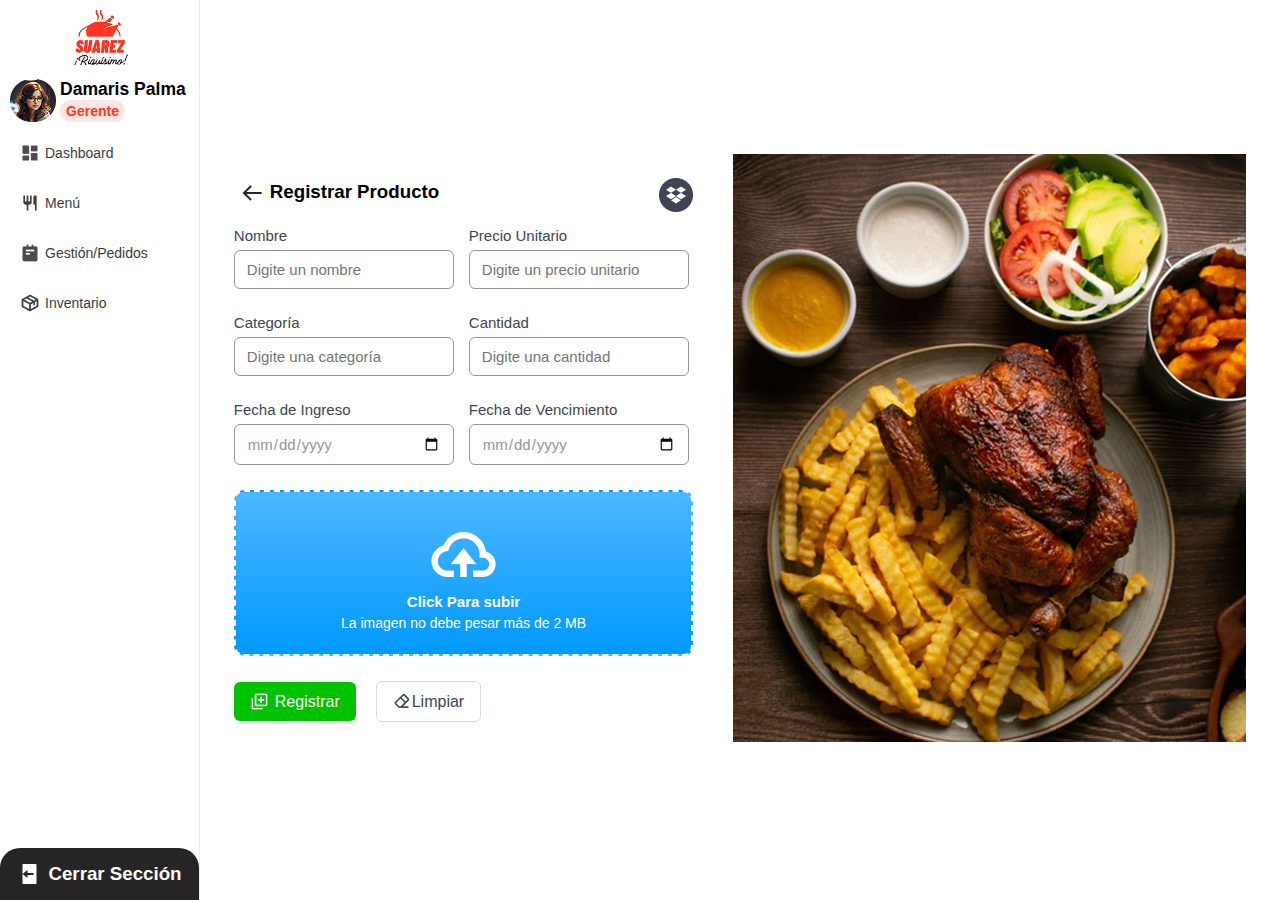
<file: pages/registrar.html>
<!DOCTYPE html>
<html lang="es-pe">

<head>
    <meta charset="UTF-8">
    <meta name="viewport" content="width=device-width, initial-scale=1.0">
    <title>Registrar producto</title>
    <link rel="stylesheet" href="../assets/css/sidebar.css">
    <link rel="stylesheet" href="../assets/css/global.css">
    <link rel="stylesheet" href="../assets/css/registrar.css">
</head>

<body>
    <main>
        <aside class="sidebar" id="sidebar">

        </aside>
        <article class="contenido-registrar">
            <section class="contenido-formulario">
                <div class="registrar-titulo">
                    <div class="nombre">
                        <a href="../pages/inventario.html"><img src="../assets/img/registrar/bx-arrow-back.svg.png"
                                alt=""></a>
                        <h3>Registrar Producto</h3>
                    </div>
                    <img src="../assets/img/registrar/icono-producto.png" alt="">
                </div>
                <div class="registrar-formulario">
                    <div class="campos">
                        <div>
                            <label for="">Nombre</label><br>
                            <input type="text" placeholder="Digite un nombre">
                        </div>
                        <div>
                            <label for="">Precio Unitario</label><br>
                            <input type="text" placeholder="Digite un precio unitario">
                        </div>
                    </div>
                    <div class="campos">
                        <div>
                            <label for="">Categoría</label><br>
                            <input type="text" placeholder="Digite una categoría">
                        </div>
                        <div>
                            <label for="">Cantidad</label><br>
                            <input type="text" placeholder="Digite una cantidad">
                        </div>
                    </div>
                    <div class="campos">
                        <div>
                            <label for="">Fecha de Ingreso</label><br>
                            <input type="date">
                        </div>
                        <div>
                            <label for="">Fecha de Vencimiento</label><br>
                            <input type="date">
                        </div>
                    </div>
                    <div class="contenedor-imagen">
                        <img src="../assets/img/registrar/bx-cloud-upload.svg.png" alt="">
                        <label for="imagen">Click Para subir</label>
                        <input type="file" id="imagen" name="imagen" accept="image/*" required>
                        <p>La imagen no debe pesar más de 2 MB</p>
                    </div>
                    <div class="contenedor-btn">
                        <div class="registrar">
                            <img src="../assets/img/registrar/bx-add-to-queue.svg.png" alt="">
                            <a href="" id="abrir-modal">Registrar</a>
                        </div>
                        <div class="limpiar">
                            <img src="../assets/img/registrar/bx-eraser.svg.png" alt="">
                            <a href="">Limpiar</a>
                        </div>

                        <!-- El Modal -->
                        <div id="miModal" class="modal">
                            <div class="modal-contenido">
                                <div class="modal-titulo">
                                    <img src="../assets/img/registrar/icono-producto.png" alt="">
                                    <h2>Registrar Producto</h2>
                                </div>
                                <p>¿Seguro que desea registrar este producto en el inventario?</p>
                                <div class="modal-btn">
                                    <div class="guardar">
                                        <a href="../pages/inventario.html">Guardar</a>
                                    </div>
                                    <div class="eliminar">
                                        <a href="" class="eliminar">Eliminar</a>
                                    </div>
                                </div>
                            </div>
                        </div>
                    </div>
                </div>
            </section>
            <section class="imagen-registrar">
                <img src="../assets/img/registrar/registrar.png" alt="">
            </section>
        </article>
    </main>

    <script src="../javascript/modal/modal_hostorial.js"></script>
    <script type="module" src="../javascript/render_sidebar.js"></script>
    <script type="module" src="../javascript/render_enlaces.js"></script>
</body>

</html>
</file>
<file: assets/css/index.css>
@import url(../css/variables.css);

* {
    margin: 0;
    padding: 0;
    box-sizing: border-box;
}

.login{
    display: flex;
    justify-content: center;
    align-items: center;
    min-height: 100vh; 
    padding: 80px; 
    gap: 50px;
}

.form {
    text-align: center;
}

.form_logo {
    margin-bottom: 20px;
}

.form_title {
    font-family: Arial, Helvetica, sans-serif;
    font-size: 20px;
    color: var(--color-titulo);
    font-weight: var(--font-weight-bold);
    margin-bottom: 20px;
}

.input_form {
    position: relative;
    width: 100%;
    height: 40px;
}

.input_form input {
    max-width: 343px;
    width: 100%;
    padding: 10px 10px 10px 10px;
    height: 40px;
    font-size: 15px;
    border: 1px solid #ccc;
    border-radius: 10px;
}

.input_submit input {
    margin-top: 30px;
    max-width: 343px;
    width: 100%;
    height: 40px;
    background: linear-gradient(to right, var(--color-secundario), var(--color-primario));
    color: white;
    font-size: 20px;
    border: none;
    border-radius: 10px;
    cursor: pointer;
}

svg {
    position: absolute;
    left: 125px;
    top: 50%;
    transform: translateY(-50%);
    width: 20px;
    height: 20px;
    pointer-events: none;
}




@media screen and (max-width: 445px) {
    .login {
        padding: 30px 12px; 
        display: flex;
        flex-direction: column;
        gap: 20px;
    }
    .form_title{
        font-size: 16px;
    }
    .banner img{
        width: 401px;
    }
    .form {
        width: 90%; 
        padding: 20px;
    }
    svg{
        left: 10px;
    }
}
</file>
<file: assets/css/global.css>
@import url(variables.css);

*{
    padding: 0;
    margin: 0;
    box-sizing: border-box;
    font-family: Arial, Helvetica, sans-serif;
}

main{
    display: flex;
}

.contenido{
    flex: 1;
    display: flex;
    gap: 30px;
    padding: 40px 0px;
    flex-direction: column;
    justify-content: center;
}

@media screen and (max-width: 786px){
    main{
        flex-direction: column;
    }
}
</file>
<file: assets/css/dashboard.css>
@import url(variables.css);

*{
    padding: 0;
    margin: 0;
    box-sizing: border-box;
    font-family: Arial, Helvetica, sans-serif;
}

.dashboard-contenido-superior{
    justify-content: center;
    align-items: center;
    display: flex;
    gap: 40px;
}

.dashboard-banner{
    position: relative;
    display: inline-block;
}

.dashboard-banner img{
    max-width: 500px;
    width: 100%;
    height: auto;
}

.dashboard-banner h2{
    position: absolute;
    top: 5%;
    left: 5%;
    color: var(--color-texto-boton);
    font-size: var(--tamano-encabezado);
    font-weight: var(--font-weight-bold);
}

.dashboard-banner h3{
    position: absolute;
    top: 45%;
    left: 5%;
    color: var(--color-texto-boton);
    font-size: var(--tamano-subtitulo);
    font-weight: var(--font-weight-medium);
}

.banner-botones{
    display: flex;
    position: absolute;
    gap: 16px;
    top: 75%;
    left: 40%;
}

.boton-pedidos{
    text-decoration: none;
    background-color: var(--color-primario);
    padding: 10px 12px;
    border-radius: 10px;
    color: var(--color-texto-boton);
    font-size: var(--tamano-texto-boton);
    font-weight: var(--font-weight-semi-bold);
}

.boton-menu{
    text-decoration: none;
    background-color: var(--color-fondo-grey-light);
    padding: 10px 12px;
    border-radius: 10px;
    color: var(--color-texto-boton);
    font-size: var(--tamano-texto-boton);
    font-weight: var(--font-weight-semi-bold);
}

.personal-titulo{
    display: flex;
    align-items: center;
    gap: 155px;
}

.personal-titulo h3{
    font-size: var(--tamano-subtitulo);
    color: var(--color-titulo);
}

.personal-titulo a{
    text-decoration: none;
    color: var(--color-primario);
}

.personal-descripcion{
    display: flex;
    align-items: center;
    gap: 100px;
}

.descripcion-nombre{
    margin-top: 10px;
    display: flex;
    align-items: center;
    gap: 6px;
}

.descripcion-nombre h3{
    font-size: var(--tamano-texto);
    color: var(--tamano-texto-boton);
    font-weight: var(--font-weight-medium);
}

.descripcion-rol p{
    color: var(--color-texto);
}

.dashboard-contenido-inferior{
    justify-content: center;
    display: flex;
    gap: 80px;
}

.dashboard-pedidos{
    display: flex;
    flex-direction: column;
    gap: 3px;
}

.dashboard-pedidos h2{
    font-size: var(--tamano-texto);
    font-weight: var(--font-weight-regular);
    color: var(--color-titulo);
}

.pedidos{
    display: flex;
    gap: 20px;
    margin-top: 30px;
}

.pedidos-card{
    display: flex;
    position: relative;
    justify-content: center;
    align-items: center;
}

.card-descripcion{
    width: 310px;
    padding: 10px 0 10px 120px;
    background-color: rgb(255, 255, 255);
    border-radius: 20px;
    box-shadow: var(--color-shadow-orange-transparency);
}

.card-descripcion h3{
    font-size: var(--tamano-texto-boton);
    color: var(--color-titulo);
}

.card-descripcion p{
    font-size: var( --tamano-texto-pequeno);
    color: var(--color-fondo-grey-light);
}
.img-pedidos{
    width: 140px;
    position: absolute;
    left: 0;
}

.dashboard-estadisticas{
    display: flex;
    flex-direction: column;
    justify-content: center;
    align-items: center;
    margin-top: 30px;
    gap: 25px;
}

.numeral{
    display: flex;
    justify-content: center;
    align-items: center;
}

.estadisticas-ventas{
    background-color: var(--color-secundario);
    text-align: center;
    width: 140px;
    padding: 10px 0px;
    border-radius: 5px;
    color: var(--color-texto-boton);
}

.estadisticas-pedidos{
    background-color: var(--color-primario);
    text-align: center;
    width: 140px;
    padding: 10px 0px;
    border-radius: 5px;
    color: var(--color-texto-boton);
}

@media screen and (max-width: 786px) {

    .dashboard{
        padding: 0px 5px;
        gap: 0px;
        flex-direction: column;
    }
    
    .logo img{
        width: 60px;
    }

    .dashboard-banner img{
        max-width: 420px;
    }
    
    .dashboard-banner h2{
        font-size: var(--tamano-subtitulo);
        left: 3%;
    }

    .dashboard-banner h3{
        left: 3%;
        top: 43%;
    }

    .banner-botones{
        left: 25%;
        top: 70%;
    }

    .dashboard-contenido-superior{
        flex-direction: column;
    }

    .dashboard-personal{
        display: none;
    }

    .dashboard-contenido-inferior{
        flex-direction: column;
        gap: 0px;
    }

    .card-descripcion{
        padding: 10px 0 10px 70px;
    }

    .dashboard-pedidos h2{
        padding: 0px 15px;
    }
    .pedidos{
        flex-direction: column;
        gap: 40px;
    }

    .dashboard-estadisticas{
        flex-direction: row;
        padding: 20px 17px;
        justify-content: center;
        align-items: center;
        gap: 25px;
    }

}
</file>
<file: assets/css/sidebar.css>
@import url(variables.css);
@import url('https://fonts.googleapis.com/css2?family=Inter:ital,opsz,wght@0,14..32,100..900;1,14..32,100..900&family=Plus+Jakarta+Sans:ital,wght@0,200..800;1,200..800&display=swap');

*{
    padding: 0;
    margin: 0;
    box-sizing: border-box;
    font-family: "Inter", sans-serif;
}

.nav-bar-mobile{
    display: none;
}

.nav-links{
    display: none;
}

.nav-links.active {
    display: flex;
}

.sidebar{
    display: flex;
    flex-direction: column;  
    justify-content: space-between; 
    height: 100vh;  
    width: 200px;
    border-right: 1px solid var(--color-border-grey-light);
}

.sidebar-logo{
    padding: 10px 70px;
}

.sidebar-logo img{
    width: 60px;
}

.sidebar-usuario{
    display: flex;
    padding: 0px 10px;
    gap: 4px;
}

.datos-nombre{
    font-size: var(--tamano-texto);
    font-weight: var(--font-weight-regular);
}

.datos-rol{
    background-color: var( --color-fondo-orange-light);
    width: 65px;
    padding: 3px 5px;
    border-radius: 10px;
    text-align: center;
    font-size: var(--tamano-texto-pequeno);
    font-weight: var(--font-weight-regular);
    color: var(--color-primario);
}

.sidebar-enlaces{
    display: flex;
    flex-direction: column;
    padding: 17px 20px;
    gap: 30px;
}
.enlace{
    align-items: center;
    display: flex;
    gap: 5px;
}

.enlace a{
    text-decoration: none;
    color: var(--color-subtitulo);
    font-size: var(--tamano-enlaces);
    font-weight: var(--font-weight-regular);
}

.sideber-cerrar{
    display: flex;
    background-color: var(--color-fondo-orange-strong);
    color: var(--color-texto-boton);
    justify-content: center;
    align-items: center;
    padding: 14px 10px;
    gap: 6px;
    border-top-left-radius: 20px;
    border-top-right-radius: 20px;
    margin-top: auto;
}
.sidebar-cerrar h3{
    font-size: var(--tamano-texto-boton);
    font-weight: var(--font-weight-regular);
}

@media screen and (max-width: 786px) {
    .sidebar{
        display: none;
    }

    .icono-nav{
        cursor: pointer;
    }

    .nav-links {
        padding: 0;
        margin: 0;
        justify-content: center;
        flex-direction: column;
        position: absolute; 
        z-index: 500;
        top: 0;
        left: 0;
        width: 100%;
        height: 100vh;
        background: linear-gradient(to bottom, #FFA726, #FF5722);
    }

    .nav-links li {
        text-align: center;
        padding: 15px;
    }
    
    .nav-links a {
        color: white;
        text-decoration: none;
        font-weight: var(--font-weight-bold);
        font-size: var(--tamano-subtitulo);
    }

    .nav-bar-mobile{
        display: block;
        display: flex;
        padding: 10px 12px;
        align-items: center;
        justify-content: space-between;
    }
}
</file>
<file: assets/css/registrar.css>
.contenido-registrar{
    flex: 1;
    justify-content: center;
    align-items: center;
    display: flex;
    gap: 40px;
}

.registrar-titulo{
    align-items: center;
    display: flex;
    gap: 220px;
}

.nombre{
    display: flex;
}

.registrar-formulario{
    display: flex;
    margin-top: 15px;
    flex-direction: column;
    gap: 25px;
}

.campos{
    display: flex;
    gap: 15px;
}

input{
    width: 220px;
    padding: 10px 12px;
    border-radius: 6px;
    margin-top: 5px;
    border: 1px solid var(--color-fondo-grey-light);
    color: var(--color-fondo-grey-light);
    font-size: var(--tamano-texto);
}

label{
    color: #3E4453;
    font-size: var(--tamano-texto);
    font-weight: var(--font-weight-medium);
}

.contenedor-imagen {
    width: 100%;
    max-width: 485px;
    height: 166px;
    background: linear-gradient(to bottom, #4DB8FF, #0099FF);
    display: flex;
    flex-direction: column;
    justify-content: center;
    align-items: center;
    text-align: center;
    border-radius: 10px;
    cursor: pointer;
    position: relative;
    border: 2px dashed white;
}

.contenedor-imagen label {
    color: white;
    font-weight: bold;
    cursor: pointer;
}

.contenedor-imagen input {
    display: none;
}

.contenedor-imagen p {
    color: white;
    font-size: 14px;
    margin-top: 5px;
}

.contenedor-btn{
    display: flex;
    align-items: center;
    gap: 20px;
}

.registrar{
    display: flex;
    gap: 6px;
    align-items: center;
    background-color: #00C300;
    border-radius: 6px;
    padding: 10px 16px;
}

.registrar a{
    color: var(--color-texto-boton);
    text-decoration: none;
    font-size: var(--tamano-texto-boton);
    font-weight: var(--font-weight-medium);
}

.editar{
    display: flex;
    gap: 6px;
    align-items: center;
    background-color: #0373F2;
    border-radius: 6px;
    padding: 10px 16px;
}

.editar a{
    color: var(--color-texto-boton);
    text-decoration: none;
    font-size: var(--tamano-texto-boton);
    font-weight: var(--font-weight-medium);
}

.limpiar{
    display: flex;
    align-items: center;
    border: 1px solid #D5D9E4;
    border-radius: 6px;
    padding: 10px 16px;
}

.limpiar a{
    color: #3E4453;
    text-decoration: none;
    font-size: var(--tamano-texto-boton);
    font-weight: var(--font-weight-medium);
}


.modal {
    display: none; 
    position: fixed; 
    z-index: 1; 
    left: 0;
    top: 0;
    width: 100%; 
    height: 100%; 
    overflow: auto; 
    background-color: rgb(0,0,0); 
    background-color: rgba(0,0,0,0.4); 
}

.modal-contenido {
    display: flex;
    flex-direction: column;
    gap: 10px;
    text-align: center;
    background-color: #fff;
    margin: 15% auto; 
    padding: 20px;
    border: 1px solid #888;
    width: 80%; 
    max-width: 320px; 
    border-radius: 10px; 
}

.modal-contenido p{
    font-size: var(--tamano-categoria);
    font-weight: var(--font-weight-medium);
    color: #3E4453;
}

.modal-titulo{
    display: flex;
    gap: 6px;
    justify-content: center;
    align-items: center;
    color: var(--color-fondo-orange-strong);
}

.modal-titulo h2{
    font-size: var(--tamano-subtitulo);
}

.modal-btn{
    justify-content: center;
    align-items: center;
    display: flex;
    gap: 10px;
}

.guardar a{
    text-decoration: none;
    color: var(--color-texto-boton);
    border-radius: 5px;
    font-size: var(--tamano-texto);
    font-weight: var(--font-weight-medium);
    background-color: #00C300;
    padding: 8px 12px;
}

.actualizar a{
    text-decoration: none;
    color: var(--color-texto-boton);
    border-radius: 5px;
    font-size: var(--tamano-texto);
    font-weight: var(--font-weight-medium);
    background-color: #FFB22C;
    padding: 8px 12px;
}

.eliminar a{
    text-decoration: none;
    color: var(--color-texto-boton);
    border-radius: 5px;
    font-size: var(--tamano-texto);
    font-weight: var(--font-weight-medium);
    background-color: #FD4545;
    padding: 8px 12px;
}

@media screen and (max-width: 786px){
    .imagen-registrar{
        display: none;
    }

    .contenido-registrar{
        padding-top: 210px;
        padding-bottom: 210px;
    }
    .registrar-titulo{
        gap: 135px;
    }

    input{
        width: 187px;
    }

    .contenedor-imagen{
        width: 391px;
    }

    .modal-contenido{
        margin-top: 90%;
    }
}
</file>
<file: assets/css/gestion_de_pedidos.css>
.contenido-buscar{
    display: flex;
    justify-content: center;
    gap: 10px;
}

.contenido-buscar input{
    border: 1px solid var(--color-texto);
    font-size: var(--tamano-subtitulo);
    color: var(--color-texto);
    border-radius: 10px;
    padding: 5px 12px;
    width: 357px;
    height: 40px;
}

.contenido-buscar button{
    border: none;
    padding: 5px 10px;
    border-radius: 10px;
    background-color: var(--color-titulo);
    font-size: var(--tamano-subtitulo);
    color: var(--color-texto-boton);
}

.contenido-icons{
    display: flex;
    justify-content: center;
    gap: 25px;
}

.icons{
    display: flex;
    gap: 5px;
    align-items: center;
}

.icons a{
    text-decoration: none;
    color: var(--color-fondo-orange-strong);
    font-size: var(--tamano-categoria);
    font-weight: var(--font-weight-medium);
}

.contenido-table {
    margin: auto;
    justify-content: center;
    border-collapse: collapse; 
    width: 80%; 
    
}

th {
    text-align: left;
    color: var(--color-fondo-orange-strong);
    font-size: var(--tamano-texto-boton);
    font-weight: var(--font-weight-semi-bold);
    padding: 12px 20px; 
}

td {
    text-align: left;
    padding: 12px 20px; 
    font-size: var(--tamano-categoria);
    color: var(--color-texto);
    border-bottom: 1px solid #f1f1f1;
}

.td-pedido {
    display: flex;
    gap: 8px;
    align-items: center;
}

.td-pendiente{
    background-color: var(--color-fondo-orange-light);
    color: var(--color-texto-orange);
    padding: 10px 12px;
    border-radius: 50px;
}

.modal {
    display: none; 
    position: fixed; 
    z-index: 1; 
    left: 0;
    top: 0;
    width: 100%; 
    height: 100%; 
    overflow: auto; 
    background-color: rgb(0,0,0); 
    background-color: rgba(0,0,0,0.4); 
}

.modal-contenido {
    background-color: #fff;
    margin: 15% auto; 
    padding: 20px;
    border: 1px solid #888;
    width: 80%; 
    max-width: 320px; 
    border-radius: 10px; 
}

.modal-titulo{
    display: flex;
    gap: 6px;
    align-items: center;
    color: var(--color-fondo-orange-strong);
}

.modal-titulo h2{
    font-size: var(--tamano-subtitulo);
}

.modal-pedidos{
    display: flex;
    flex-direction: column;
    gap: 10px;
    padding: 15px 30px;
}

.pedidos{
    display: flex;
    justify-content: space-between;
    align-items: center;
}

.pedidos p{
    color: var(--color-texto);
    font-size: var(--tamano-texto-boton);
}

.cerrar {
    color: #aaa;
    float: right;
    font-size: 28px;
    font-weight: bold;
}

.cerrar:hover,
.cerrar:focus {
    color: black;
    text-decoration: none;
    cursor: pointer;
}

@media screen and (max-width: 786px){
    .th-ocultar{
        display: none;
    }

    .contenido-buscar input{
        width: 300px;
    }

    .modal-contenido{
        margin-top: 90%;
    }
}
</file>
<file: assets/css/inventario.css>
.contenido-buscar{
    display: flex;
    justify-content: center;
    gap: 10px;
}

.contenido-buscar input{
    border: 1px solid var(--color-texto);
    font-size: var(--tamano-subtitulo);
    color: var(--color-texto);
    border-radius: 10px;
    padding: 5px 12px;
    width: 357px;
    height: 40px;
}

.contenido-buscar button{
    border: none;
    padding: 5px 10px;
    border-radius: 10px;
    background-color: var(--color-titulo);
    font-size: var(--tamano-subtitulo);
    color: var(--color-texto-boton);
}

.contenido-icons{
    display: flex;
    justify-content: center;
    gap: 25px;
}

.icons{
    display: flex;
    gap: 5px;
    align-items: center;
}

.icons a{
    text-decoration: none;
    color: var(--color-fondo-orange-strong);
    font-size: var(--tamano-categoria);
    font-weight: var(--font-weight-medium);
}

.contenido-table {
    margin: auto;
    justify-content: center;
    border-collapse: collapse; 
    width: 80%; 
    
}

th {
    text-align: left;
    color: var(--color-fondo-orange-strong);
    font-size: var(--tamano-texto-boton);
    font-weight: var(--font-weight-semi-bold);
    padding: 12px 20px; 
}

td {
    text-align: left;
    padding: 12px 20px; 
    font-size: var(--tamano-categoria);
    color: var(--color-texto);
    border-bottom: 1px solid #f1f1f1;
}

.td-pedido {
    display: flex;
    gap: 8px;
    align-items: center;
}

.modal {
    display: none; 
    position: fixed; 
    z-index: 1; 
    left: 0;
    top: 0;
    width: 100%; 
    height: 100%; 
    overflow: auto; 
    background-color: rgb(0,0,0); 
    background-color: rgba(0,0,0,0.4); 
}

.modal-contenido {
    background-color: #fff;
    margin: 15% auto; 
    padding: 20px;
    border: 1px solid #888;
    width: 80%; 
    max-width: 320px; 
    border-radius: 10px; 
}

.modal-titulo{
    display: flex;
    gap: 6px;
    align-items: center;
    color: var(--color-fondo-orange-strong);
}

.modal-titulo h2{
    font-size: var(--tamano-subtitulo);
}

.modal-pedidos{
    display: flex;
    flex-direction: column;
    gap: 10px;
    padding: 15px 30px;
}

.pedidos{
    display: flex;
    justify-content: space-between;
    align-items: center;
}

.pedidos p{
    color: var(--color-texto);
    font-size: var(--tamano-texto-boton);
}

.cerrar {
    color: #aaa;
    float: right;
    font-size: 28px;
    font-weight: bold;
}

@media screen and (max-width: 786px){
    .th-ocultar{
        display: none;
    }

    .contenido-buscar input{
        width: 300px;
    }

    .modal-contenido{
        margin-top: 90%;
    }
}
</file>
<file: assets/css/menu.css>
@import url(variables.css);
*{
    margin: 0;
    padding: 0;
    box-sizing: border-box;
}

main{
    display: flex;
    gap: 20px;
}

.contenido-buscar{
    display: flex;
    gap: 10px;
    justify-content: center;
    align-items: center;
}

.contenido-buscar input{
    padding: 5px 15px;
    width: 357px;
    border-radius: 10px;
    border: 2px solid var(--color-fondo-grey-light);
    color: var(--color-fondo-grey-light);
    font-size: var(--tamano-subtitulo);
}

.contenido-buscar button{
    color: var( --color-texto-boton);
    background-color: var( --color-titulo);
    border: none;
    padding: 5px 10px;
    border-radius: 10px;
    font-size: var(--tamano-subtitulo);
    font-weight: var(--font-weight-semi-bold);
}

.contenido-categorias{
    justify-content: center;
    align-items: center;
    gap: 15px;
    display: flex;
    align-items: center;
}

.categoria{
    cursor: pointer;
    display: flex;
    align-items: center;
    gap: 8px;
    background-color: var(--color-texto-boton);
    border-radius: 10px;
    padding: 5px 15px;
    box-shadow: 0px 2px 20px -4px rgba(0, 0, 0, 25%);    
}

.categoria:hover{
    background-color: #FFB22C;
}

.categoria p{
    font-size: var(--tamano-categoria);
    font-weight: var(--font-weight-regular);
    color: var(--color-texto-categoria);
}

.contenido-cards{
    justify-content: center;
    padding: 0px 30px;
    display: flex;
    flex-wrap: wrap;
    gap: 50px;
}
.cards{
    position: relative;
    background-color: var(--color-texto-boton);
    box-shadow: 0px 2px 20px -4px rgba(0, 0, 0, 25%);
    border-radius: 20px;
    width: 181px;
}

.cards h3{
    background: linear-gradient(to bottom, #FF3622, #FFB22C);
    font-size: var(--tamano-texto-boton);
    color: var(--color-texto-boton);
    padding: 10px 10px 30px 10px;
    text-align: center;
    border-top-left-radius: 20px;
    border-top-right-radius: 20px;
    border-bottom-right-radius: 80px;
    border-bottom-left-radius: 80px;
}

.cards-pollos{
    position: absolute;
    top: -12px;
    left: -40px;
}

.cards-postres{
    position: absolute;
    top: -13px;
    left: 7px;
}

.cards-bebidas{
    position: absolute;
    top: -13px;
    left: 7px;
}

.cards-saltados{
    position: absolute;
    top: -25px;
    left: -20px;
}

.cards-parrillas{
    position: absolute;
    top: -13px;
    left: -30px;
}

.cards p{
    margin-top: 60px;
    padding: 7px 0px 7px 12px;
    font-size: var(--tamano-texto-boton);
}

.cards-datos{
    display: flex;
    align-items: center;
    justify-content: space-between;
    padding: 0px 15px 10px 15px;
}

.cards-datos h2{
    font-size: var(--tamano-texto-boton);
}

.cards-datos h4{
    background-color: var(--color-primario);
    border-radius: 20px;
    font-size: var(--tamano-texto-boton);
    padding: 5px 12px;
    color: var(--color-texto-boton);
}

@media screen and (max-width: 786px){
    main{
        flex-direction: column;
        justify-content: center;
    }

    .menu-contenido{
        gap: 0px;
    }

    .contenido-buscar{
        padding: 0%;
    }

    .contenido-buscar input{
        width: 270px;
    }

    .contenido-categorias{
        overflow-x: auto;
        scroll-snap-type: x mandatory;
        -webkit-overflow-scrolling: touch;
        padding: 10px;
    }

    .contenido-categorias::-webkit-scrollbar{
        display: none;
    }

    .categoria{
        flex-shrink: 0;
        scroll-snap-align: start;
        object-fit: contain;
    }

    .contenido-cards{
        padding: 22px;
        gap: 23px;
    }
}
</file>
